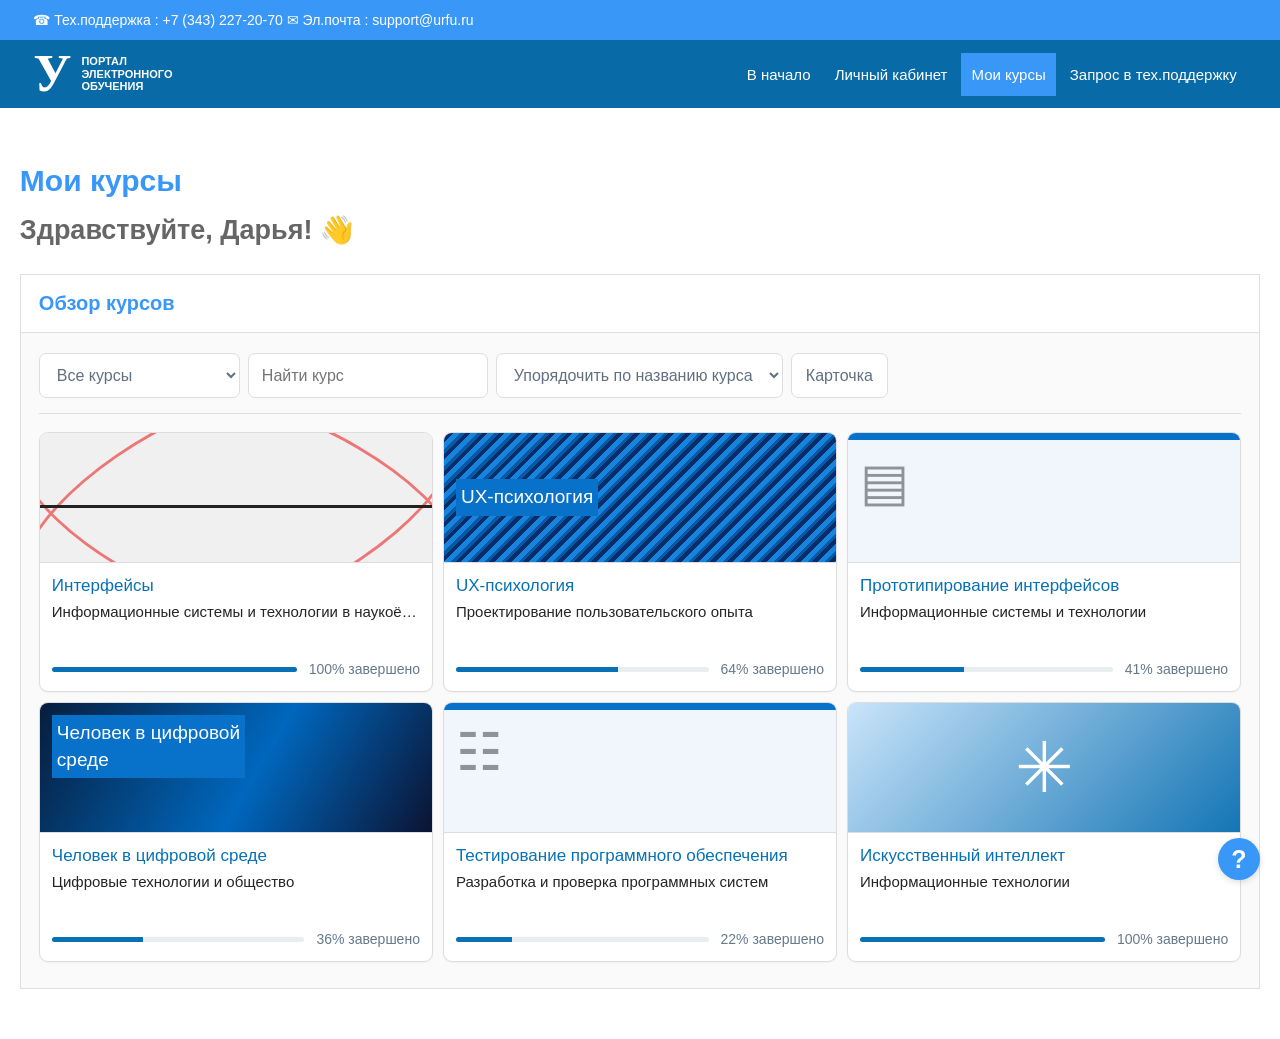
<file: index.html>
<!DOCTYPE html>
<html lang="ru">
<head>
    <meta charset="UTF-8">
    <meta name="viewport" content="width=device-width, initial-scale=1.0">
    <title>Мои курсы</title>
    <link rel="stylesheet" href="style.css">
    <script src="script.js" defer></script>
</head>
<body>
    <div class="support-bar">
        <div class="support-left">☎ Тех.поддержка : +7 (343) 227-20-70 ✉ Эл.почта : support@urfu.ru</div>
        <div class="support-right"></div>
    </div>
    <header class="main-header">
        <a class="brand" href="index.html" aria-label="Портал электронного обучения">
            <span class="brand-mark">У</span>
            <span class="brand-text">ПОРТАЛ<br>ЭЛЕКТРОННОГО<br>ОБУЧЕНИЯ</span>
        </a>
        <nav class="main-nav">
            <a href="index.html">В начало</a>
            <a href="index.html">Личный кабинет</a>
            <a class="selected" href="index.html">Мои курсы</a>
            <a href="#support">Запрос в тех.поддержку</a>
        </nav>
    </header>

    <main class="page-wrap">
        <h1>Мои курсы</h1>
        <h2 class="greeting">Здравствуйте, Дарья! <span aria-hidden="true">👋</span></h2>

        <section class="course-overview">
            <div class="overview-heading">Обзор курсов</div>
            <div class="overview-body">
                <div class="course-tools">
                    <select id="course-filter" aria-label="Фильтр курсов">
                        <option value="all">Все курсы</option>
                        <option value="current">Текущие курсы</option>
                        <option value="completed">Завершённые курсы</option>
                    </select>
                    <input id="search" type="search" placeholder="Найти курс" aria-label="Найти курс">
                    <select id="sort" aria-label="Сортировка курсов">
                        <option value="default">Упорядочить по названию курса</option>
                        <option value="asc">Название: А–Я</option>
                        <option value="desc">Название: Я–А</option>
                    </select>
                    <span class="view-select">Карточка</span>
                </div>

                <div class="course-grid" id="course-grid">
                    <a class="moodle-course-card" href="course.html?course=interfaces" data-name="Интерфейсы" data-status="current">
                        <div class="course-cover cover-lines"><span class="cover-line"></span></div>
                        <div class="course-card-content">
                            <div class="course-name">Интерфейсы</div>
                            <div class="course-category">Информационные системы и технологии в наукоёмких отраслях</div>
                            <div class="course-progress"><span class="progress-track"><span style="width:100%"></span></span><span>100% завершено</span></div>
                        </div>
                    </a>
                    <a class="moodle-course-card" href="course.html?course=ux" data-name="UX-психология" data-status="current">
                        <div class="course-cover cover-ux"><span>UX-психология</span></div>
                        <div class="course-card-content">
                            <div class="course-name">UX-психология</div>
                            <div class="course-category">Проектирование пользовательского опыта</div>
                            <div class="course-progress"><span class="progress-track"><span style="width:64%"></span></span><span>64% завершено</span></div>
                        </div>
                    </a>
                    <a class="moodle-course-card" href="course.html?course=prototype" data-name="Прототипирование интерфейсов" data-status="current">
                        <div class="course-cover cover-prototype"><span class="course-icon">▤</span></div>
                        <div class="course-card-content">
                            <div class="course-name">Прототипирование интерфейсов</div>
                            <div class="course-category">Информационные системы и технологии</div>
                            <div class="course-progress"><span class="progress-track"><span style="width:41%"></span></span><span>41% завершено</span></div>
                        </div>
                    </a>
                    <a class="moodle-course-card" href="course.html?course=digital" data-name="Человек в цифровой среде" data-status="current">
                        <div class="course-cover cover-digital"><span>Человек в цифровой<br>среде</span></div>
                        <div class="course-card-content">
                            <div class="course-name">Человек в цифровой среде</div>
                            <div class="course-category">Цифровые технологии и общество</div>
                            <div class="course-progress"><span class="progress-track"><span style="width:36%"></span></span><span>36% завершено</span></div>
                        </div>
                    </a>
                    <a class="moodle-course-card" href="course.html?course=testing" data-name="Тестирование программного обеспечения" data-status="current">
                        <div class="course-cover cover-testing"><span class="course-icon">☷</span></div>
                        <div class="course-card-content">
                            <div class="course-name">Тестирование программного обеспечения</div>
                            <div class="course-category">Разработка и проверка программных систем</div>
                            <div class="course-progress"><span class="progress-track"><span style="width:22%"></span></span><span>22% завершено</span></div>
                        </div>
                    </a>
                    <a class="moodle-course-card" href="course.html?course=ai" data-name="Искусственный интеллект" data-status="completed">
                        <div class="course-cover cover-ai"><span class="course-icon">✳</span></div>
                        <div class="course-card-content">
                            <div class="course-name">Искусственный интеллект</div>
                            <div class="course-category">Информационные технологии</div>
                            <div class="course-progress"><span class="progress-track"><span style="width:100%"></span></span><span>100% завершено</span></div>
                        </div>
                    </a>
                </div>
                <p id="empty-message" class="empty-message" hidden>Курсы не найдены. Измени поисковый запрос или фильтр</p>
            </div>
        </section>
    </main>
    <div class="help-button" title="Помощь">?</div>
</body>
</html>
</file>
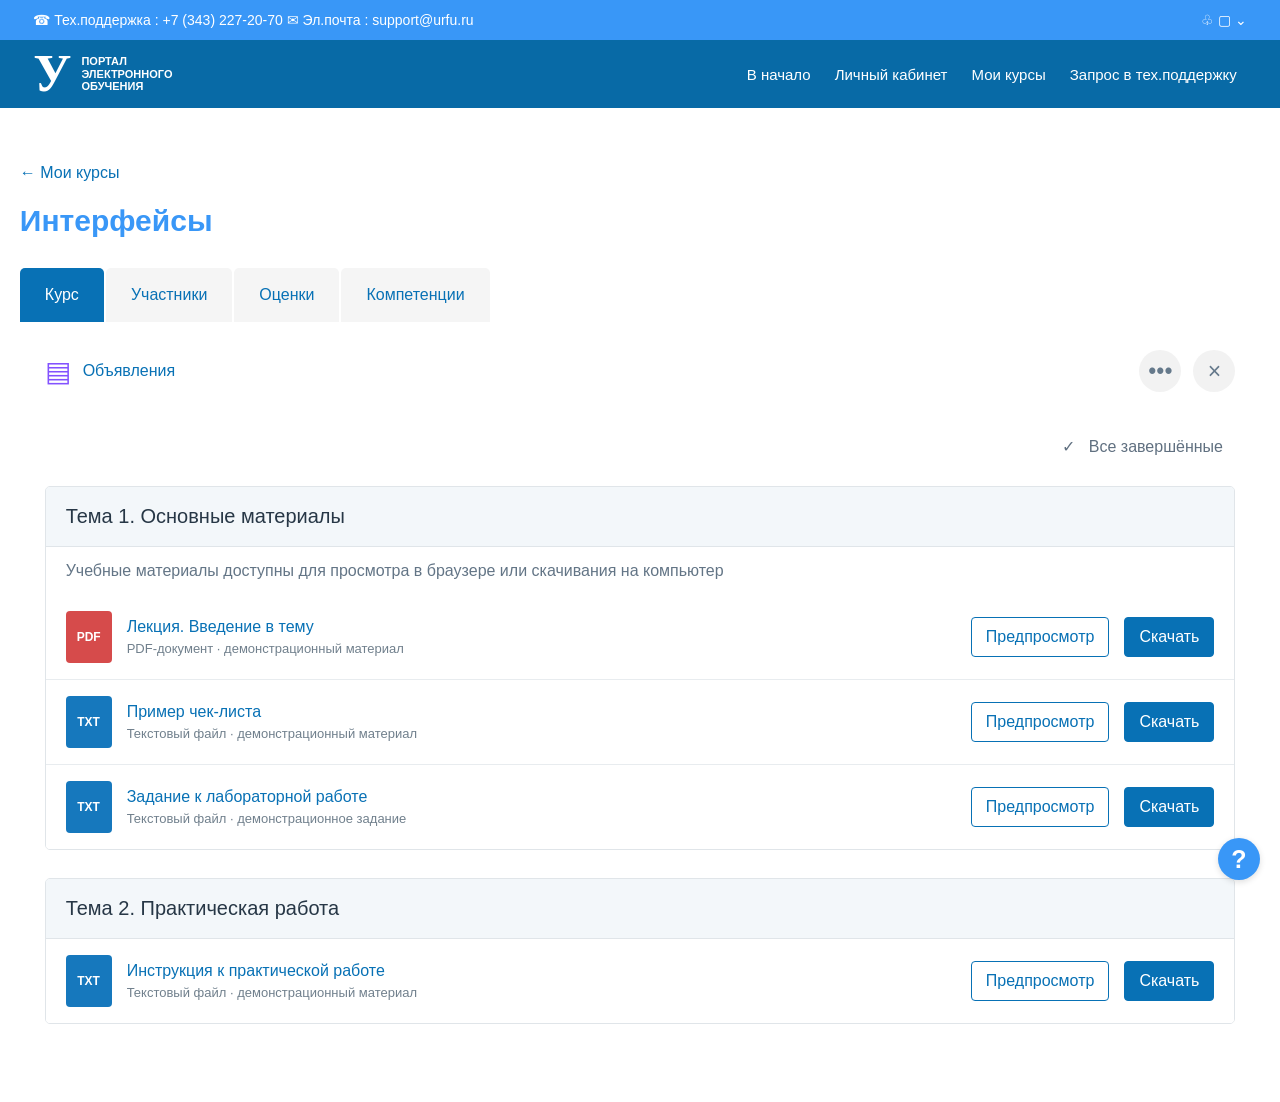
<file: course.html>
<!DOCTYPE html>
<html lang="ru">
<head>
    <meta charset="UTF-8">
    <meta name="viewport" content="width=device-width, initial-scale=1.0">
    <title>Курс</title>
    <link rel="stylesheet" href="style.css">
    <script src="script.js" defer></script>
</head>
<body>
    <div class="support-bar">
        <div class="support-left">☎ Тех.поддержка : +7 (343) 227-20-70 ✉ Эл.почта : support@urfu.ru</div>
        <div class="support-right">♧ ▢ ⌄</div>
    </div>
    <header class="main-header">
        <a class="brand" href="index.html" aria-label="Портал электронного обучения">
            <span class="brand-mark">У</span>
            <span class="brand-text">ПОРТАЛ<br>ЭЛЕКТРОННОГО<br>ОБУЧЕНИЯ</span>
        </a>
        <nav class="main-nav">
            <a href="index.html">В начало</a>
            <a href="index.html">Личный кабинет</a>
            <a href="index.html">Мои курсы</a>
            <a href="#support">Запрос в тех.поддержку</a>
        </nav>
    </header>

    <main class="page-wrap course-page">
        <a class="back-link" href="index.html">← Мои курсы</a>
        <h1 id="course-title">Интерфейсы</h1>
        <nav class="course-tabs" aria-label="Разделы курса">
            <button class="course-tab active" data-tab="course-content">Курс</button>
            <button class="course-tab" data-tab="participants">Участники</button>
            <button class="course-tab" data-tab="grades">Оценки</button>
            <button class="course-tab" data-tab="competencies">Компетенции</button>
        </nav>

        <section id="course-content" class="tab-panel">
            <div class="course-toolbar"><span class="announcement-icon">▤</span><a href="#announcements">Объявления</a><span class="toolbar-spacer"></span><button class="round-button" title="Дополнительные действия">•••</button><button class="round-button" title="Свернуть раздел">×</button></div>
            <div class="completion-label">✓ &nbsp; Все завершённые</div>

            <section class="topic-block">
                <h2>Тема 1. Основные материалы</h2>
                <p class="topic-description">Учебные материалы доступны для просмотра в браузере или скачивания на компьютер</p>
                <div class="material-row">
                    <div class="file-symbol pdf">PDF</div>
                    <div class="material-info"><strong>Лекция. Введение в тему</strong><span>PDF-документ · демонстрационный материал</span></div>
                    <button class="action-button preview-button" data-preview="lecture">Предпросмотр</button>
                    <button class="action-button download-button" data-download="lecture">Скачать</button>
                </div>
                <div class="material-row">
                    <div class="file-symbol doc">TXT</div>
                    <div class="material-info"><strong>Пример чек-листа</strong><span>Текстовый файл · демонстрационный материал</span></div>
                    <button class="action-button preview-button" data-preview="checklist">Предпросмотр</button>
                    <button class="action-button download-button" data-download="checklist">Скачать</button>
                </div>
                <div class="material-row">
                    <div class="file-symbol doc">TXT</div>
                    <div class="material-info"><strong>Задание к лабораторной работе</strong><span>Текстовый файл · демонстрационное задание</span></div>
                    <button class="action-button preview-button" data-preview="lab">Предпросмотр</button>
                    <button class="action-button download-button" data-download="lab">Скачать</button>
                </div>
            </section>
            <section class="topic-block">
                <h2>Тема 2. Практическая работа</h2>
                <div class="material-row">
                    <div class="file-symbol doc">TXT</div>
                    <div class="material-info"><strong>Инструкция к практической работе</strong><span>Текстовый файл · демонстрационный материал</span></div>
                    <button class="action-button preview-button" data-preview="practice">Предпросмотр</button>
                    <button class="action-button download-button" data-download="practice">Скачать</button>
                </div>
            </section>
        </section>

        <section id="participants" class="tab-panel simple-panel" hidden><h2>Участники</h2><p>В этом демонстрационном прототипе список участников не подключён</p></section>
        <section id="grades" class="tab-panel simple-panel" hidden><h2>Оценки</h2><p>В этом демонстрационном прототипе оценки не подключены</p></section>
        <section id="competencies" class="tab-panel simple-panel" hidden><h2>Компетенции</h2><p>В этом демонстрационном прототипе компетенции показаны как пример интерфейса</p></section>
    </main>
    <div id="preview-modal" class="modal" hidden>
        <div class="modal-window" role="dialog" aria-modal="true" aria-labelledby="modal-title">
            <div class="modal-header"><h2 id="modal-title">Предпросмотр файла</h2><button id="close-modal" class="round-button" aria-label="Закрыть">×</button></div>
            <div id="modal-content" class="modal-content"></div>
            <div class="modal-footer"><button id="close-modal-bottom" class="action-button">Закрыть</button></div>
        </div>
    </div>
    <div class="help-button" title="Помощь">?</div>
</body>
</html>
</file>
<file: style.css>
* { box-sizing: border-box; }
:root { --blue: #0871b5; --bright-blue: #3997f7; --text: #273746; --muted: #647789; --line: #dedede; }
body { margin: 0; background: #fff; color: var(--text); font-family: Arial, Helvetica, sans-serif; font-size: 16px; }
a { color: inherit; text-decoration: none; }
.support-bar { min-height: 40px; padding: 9px 2.6%; background: var(--bright-blue); color: white; display: flex; justify-content: space-between; align-items: center; gap: 18px; font-size: 14px; }
.support-right { white-space: nowrap; }
.main-header { min-height: 68px; padding: 0 2.6%; background: #086aa6; color: white; display: flex; align-items: center; justify-content: space-between; gap: 24px; }
.brand { display: flex; align-items: center; gap: 10px; min-width: 220px; }
.brand-mark { font-family: Georgia, serif; font-size: 52px; line-height: 1; font-weight: bold; }
.brand-text { font-size: 11px; line-height: 1.15; font-weight: bold; }
.main-nav { display: flex; align-items: center; gap: 4px; flex-wrap: wrap; }
.main-nav a { padding: 13px 10px; font-size: 15px; }
.main-nav a:hover, .main-nav a.selected { background: var(--bright-blue); }
.page-wrap { padding: 56px 1.55% 50px; max-width: 1800px; margin: 0 auto; }
h1 { color: var(--bright-blue); font-size: 30px; font-weight: 600; margin: 0 0 24px; }
.greeting { font-size: 27px; color: #666; margin: -8px 0 28px; }
.course-overview { border: 1px solid #dedede; }
.overview-heading { padding: 17px 18px; border-bottom: 1px solid #dedede; color: var(--bright-blue); font-weight: bold; font-size: 20px; }
.overview-body { background: #fafafa; padding: 20px 18px 26px; }
.course-tools { display: flex; gap: 8px; align-items: center; margin-bottom: 18px; padding-bottom: 15px; border-bottom: 1px solid #dedede; flex-wrap: wrap; }
.course-tools input, .course-tools select, .view-select { height: 45px; border: 1px solid #dedede; border-radius: 7px; background: white; color: #607080; padding: 0 13px; font: inherit; max-width: 100%; }
.course-tools input { width: 240px; }
.course-tools select { min-width: 180px; }
#sort { min-width: 260px; }
.view-select { display: inline-flex; align-items: center; padding: 0 14px; }
.course-grid { display: grid; grid-template-columns: repeat(3, minmax(0, 1fr)); gap: 10px; }
.moodle-course-card { display: flex; flex-direction: column; min-width: 0; background: white; border: 1px solid #ddd; border-radius: 9px; overflow: hidden; box-shadow: 0 1px 2px #0000000a; transition: box-shadow .15s, transform .15s; }
.moodle-course-card:hover { box-shadow: 0 4px 14px #00000020; transform: translateY(-2px); }
.course-cover { height: 130px; flex-shrink: 0; position: relative; overflow: hidden; background: #eaf2f8; border-bottom: 1px solid #ddd; }
.cover-lines { background: #f0f0f0; }
.cover-lines:before, .cover-lines:after { content: ""; position: absolute; width: 120%; height: 160%; left: -10%; top: -25%; border: 3px solid #ed7777; border-radius: 50%; transform: rotate(20deg); }
.cover-lines:after { transform: rotate(-24deg); }
.cover-line { position: absolute; left: 0; right: 0; top: 56%; height: 3px; background: #222; z-index: 1; }
.cover-ux { background: repeating-linear-gradient(135deg, #0758a5 0 3px, #0a2c68 3px 7px, #1683dc 7px 12px); color: white; display: flex; align-items: center; padding: 12px; }
.cover-ux span, .cover-digital span { background: #0871c9; padding: 5px; font-size: 19px; line-height: 1.4; }
.cover-prototype, .cover-testing { background: #f0f6fb; border-top: 7px solid #0871c9; padding: 12px; }
.course-icon { color: #8d9499; font-size: 52px; }
.cover-digital { background: linear-gradient(120deg, #071d3c, #0067bd 55%, #0b1332); color: white; display: flex; align-items: flex-start; padding: 12px; }
.cover-ai { background: linear-gradient(135deg, #c9e4fa, #1475b5); display: flex; align-items: center; justify-content: center; }
.cover-ai .course-icon { color: white; font-size: 70px; }
.course-card-content { padding: 12px 12px 14px; min-height: 128px; display: flex; flex-direction: column; }
.course-name { font-size: 17px; color: #0871b5; line-height: 1.35; margin-bottom: 4px; }
.course-category { color: #252525; font-size: 15px; line-height: 1.35; white-space: nowrap; overflow: hidden; text-overflow: ellipsis; }
.course-progress { margin-top: auto; padding-top: 17px; color: #65798b; font-size: 14px; display: flex; gap: 12px; align-items: center; }
.progress-track { flex: 1; height: 5px; background: #e8edf0; border-radius: 10px; overflow: hidden; }
.progress-track span { display: block; height: 100%; background: #0871b5; }
.empty-message { color: #647789; padding: 20px 0; }
.help-button { position: fixed; right: 20px; bottom: 20px; width: 42px; height: 42px; border-radius: 50%; display: grid; place-items: center; color: white; background: var(--bright-blue); font-size: 25px; font-weight: bold; box-shadow: 0 2px 6px #0002; }
.back-link { display: inline-block; color: #0871b5; margin: -25px 0 22px; }
.course-page h1 { margin-bottom: 30px; }
.course-tabs { display: flex; flex-wrap: wrap; margin-bottom: 28px; gap: 2px; }
.course-tab { border: 0; background: #f5f5f5; color: #0871b5; padding: 18px 25px; font: inherit; cursor: pointer; border-radius: 5px 5px 0 0; }
.course-tab.active { background: #0871b5; color: white; }
.course-toolbar { display: flex; align-items: center; gap: 12px; margin: 12px 2% 45px; color: #0871b5; }
.announcement-icon { font-size: 28px; color: #8352ff; }
.toolbar-spacer { flex: 1; }
.round-button { border: 0; border-radius: 50%; width: 42px; height: 42px; background: #f2f2f2; color: #65798b; font-size: 23px; cursor: pointer; }
.completion-label { text-align: right; color: #607080; margin: 0 3% 30px; }
.topic-block { margin: 20px 2% 28px; border: 1px solid #e0e5e9; border-radius: 5px; overflow: hidden; }
.topic-block h2 { margin: 0; padding: 18px 20px; background: #f3f7fa; font-size: 20px; font-weight: 500; border-bottom: 1px solid #e0e5e9; }
.topic-description { margin: 0; padding: 15px 20px; color: #637586; }
.material-row { display: flex; align-items: center; gap: 15px; padding: 16px 20px; border-bottom: 1px solid #e8ecef; background: white; }
.material-row:last-child { border-bottom: 0; }
.file-symbol { width: 46px; height: 52px; flex-shrink: 0; display: grid; place-items: center; border-radius: 4px; font-size: 12px; font-weight: bold; color: white; }
.file-symbol.pdf { background: #d64b4b; }
.file-symbol.doc { background: #1678bd; }
.material-info { display: flex; flex-direction: column; gap: 5px; min-width: 0; flex: 1; }
.material-info strong { font-size: 16px; font-weight: 500; color: #0871b5; }
.material-info span { color: #71808d; font-size: 13px; }
.action-button { border: 1px solid #0871b5; color: #0871b5; background: white; padding: 10px 14px; border-radius: 4px; cursor: pointer; font: inherit; white-space: nowrap; }
.action-button:hover { background: #edf7ff; }
.download-button { background: #0871b5; color: white; }
.download-button:hover { background: #075b94; }
.simple-panel { padding: 25px; border: 1px solid #e0e5e9; color: #617383; }
.modal { position: fixed; inset: 0; z-index: 10; background: #0008; display: flex; align-items: center; justify-content: center; padding: 18px; }
.modal[hidden], [hidden] { display: none !important; }
.modal-window { width: min(700px, 100%); max-height: 85vh; overflow: auto; background: white; border-radius: 8px; box-shadow: 0 10px 40px #0004; }
.modal-header { display: flex; justify-content: space-between; align-items: center; gap: 20px; padding: 15px 20px; border-bottom: 1px solid #ddd; }
.modal-header h2 { margin: 0; font-size: 21px; color: #0871b5; }
.modal-content { padding: 22px; line-height: 1.65; white-space: normal; }
.modal-content ul { padding-left: 24px; }
.modal-footer { padding: 12px 20px 20px; text-align: right; }
@media (max-width: 950px) { .main-header { align-items: flex-start; flex-direction: column; padding-top: 12px; padding-bottom: 12px; gap: 8px; } .course-grid { grid-template-columns: repeat(2, minmax(0, 1fr)); } .page-wrap { padding-top: 35px; } }
@media (max-width: 600px) { .support-bar { font-size: 11px; } .support-left { line-height: 1.5; } .main-nav a { padding: 9px 6px; font-size: 13px; } .brand { min-width: 0; } .page-wrap { padding: 28px 12px; } h1 { font-size: 26px; } .greeting { font-size: 21px; } .course-grid { grid-template-columns: 1fr; } .course-tools { align-items: stretch; } .course-tools input, .course-tools select, #sort, .view-select { width: 100%; } .material-row { flex-wrap: wrap; padding: 13px; } .material-info { flex-basis: calc(100% - 65px); } .action-button { flex: 1; } .course-tab { padding: 13px 15px; } }
</file>
